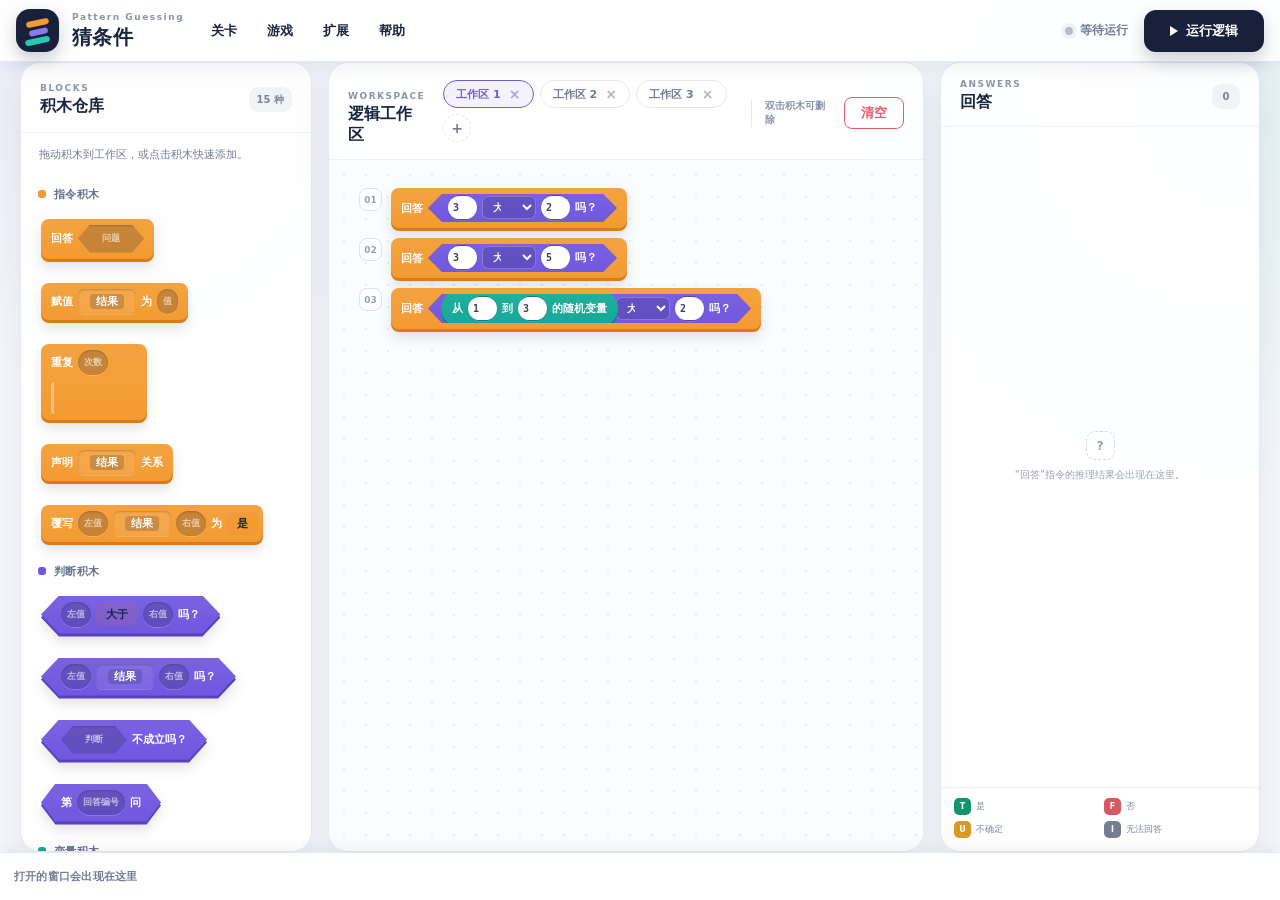
<file: index.html>
<!doctype html>
<html lang="zh-CN">
<head>
  <meta charset="utf-8">
  <meta name="viewport" content="width=device-width, initial-scale=1">
  <meta description="基于四值逻辑的解谜闯关游戏：推断每关隐藏的条件">
  <title>猜条件 · 解谜闯关</title>
  <link rel="stylesheet" href="styles.css">
</head>
<body>
  <div class="app-shell">
    <header class="menu-bar" role="menubar">
      <div class="brand">
        <span class="brand-mark" aria-hidden="true">
          <i></i><i></i><i></i>
        </span>
        <div>
          <p class="eyebrow">Pattern Guessing</p>
          <h1>猜条件</h1>
        </div>
      </div>

      <nav class="menu-bar-items" aria-label="主菜单">
        <div class="menu-item" data-menu="level">
          <button class="menu-trigger" type="button" aria-haspopup="true" aria-expanded="false">关卡</button>
          <ul class="menu-dropdown" role="menu" hidden>
            <li role="none"><button role="menuitem" data-window="level-picker" type="button">选关</button></li>
            <li role="none" class="menu-submenu">
              <button role="menuitem" aria-haspopup="true" type="button">提示</button>
              <ul class="menu-dropdown menu-dropdown-sub" role="menu" hidden>
                <li role="none"><button role="menuitem" data-action="load-example" type="button">载入示例</button></li>
                <li role="none"><button role="menuitem" data-window="level-hint" type="button">查看提示</button></li>
              </ul>
            </li>
            <li role="none"><button role="menuitem" data-window="checkpoint" type="button">通关检测</button></li>
            <li role="none"><button role="menuitem" data-window="level-editor" type="button">关卡编辑器</button></li>
          </ul>
        </div>

        <div class="menu-item" data-menu="game">
          <button class="menu-trigger" type="button" aria-haspopup="true" aria-expanded="false">游戏</button>
          <ul class="menu-dropdown" role="menu" hidden>
            <li role="none"><button role="menuitem" data-window="text-format" type="button">导入 / 导出</button></li>
            <li role="none"><button role="menuitem" data-window="variables" type="button">查看变量</button></li>
          </ul>
        </div>

        <div class="menu-item" data-menu="extension">
          <button class="menu-trigger" type="button" aria-haspopup="true" aria-expanded="false">扩展</button>
          <ul class="menu-dropdown" role="menu" hidden>
            <li role="none"><button role="menuitem" data-window="extensions-placeholder" type="button">暂无扩展</button></li>
          </ul>
        </div>

        <div class="menu-item" data-menu="help">
          <button class="menu-trigger" type="button" aria-haspopup="true" aria-expanded="false">帮助</button>
          <ul class="menu-dropdown" role="menu" hidden>
            <li role="none"><button role="menuitem" data-window="manual" type="button">积木手册</button></li>
          </ul>
        </div>
      </nav>

      <div class="menu-bar-spacer"></div>

      <div class="menu-bar-run">
        <span class="run-status" id="run-status" data-state="idle">
          <span class="status-dot"></span>
          <span>等待运行</span>
        </span>
        <button class="button button-run" id="run-button" type="button">
          <span class="play-icon" aria-hidden="true"></span>
          运行逻辑
        </button>
      </div>
    </header>

    <main class="editor-layout">
      <aside class="panel library-panel" aria-labelledby="library-heading">
        <div class="panel-heading library-heading">
          <div>
            <p class="section-kicker">BLOCKS</p>
            <h2 id="library-heading">积木仓库</h2>
          </div>
          <span class="count-badge">12 种</span>
        </div>
        <p class="library-tip">拖动积木到工作区，或点击积木快速添加。</p>
        <div id="block-library" class="block-library"></div>
      </aside>

      <div class="workspace-column">
        <section class="panel workspace-panel" aria-labelledby="workspace-heading">
          <div class="panel-heading workspace-heading">
            <div class="workspace-title">
              <div>
                <p class="section-kicker">WORKSPACE</p>
                <h2 id="workspace-heading">逻辑工作区</h2>
              </div>
              <div class="tab-bar" id="tab-bar" role="tablist" aria-label="工作区切换"></div>
            </div>
            <div class="workspace-meta">
              <span id="command-count" hidden>0 条指令</span>
              <span class="keyboard-hint">双击积木可删除</span>
              <button class="clear-button" id="clear-button" type="button" aria-label="清空工作区" title="清空工作区">清空</button>
            </div>
          </div>

          <div class="workspace-scroll">
            <div id="workspace" class="workspace" data-accept="command" tabindex="0" aria-label="指令投放区">
              <div class="workspace-grid" aria-hidden="true"></div>
              <div class="empty-workspace" id="empty-workspace">
                <div class="empty-illustration" aria-hidden="true">
                  <span class="ghost-block ghost-command"></span>
                  <span class="ghost-block ghost-predicate"></span>
                  <span class="ghost-block ghost-value"></span>
                </div>
                <h3>把第一块逻辑积木放在这里</h3>
                <p>从左侧拖入“赋值”或“回答”指令，开始搭建推理流程。</p>
                <button class="inline-action" id="empty-example-button" type="button">载入一个完整示例</button>
              </div>
              <div id="command-stack" class="command-stack" aria-live="polite"></div>
            </div>
          </div>

          <div class="trash-zone" id="trash-zone" aria-label="积木删除区">
            <span class="trash-icon" aria-hidden="true"></span>
            <span>拖到这里删除</span>
          </div>
        </section>
      </div>

      <aside class="panel answer-panel" aria-labelledby="answer-heading">
        <div class="panel-heading compact">
          <div>
            <p class="section-kicker">ANSWERS</p>
            <h2 id="answer-heading">回答</h2>
          </div>
          <span class="count-badge" id="result-count">0</span>
        </div>
        <div class="result-pane">
          <div class="result-list answer-list" id="answer-list" aria-live="polite">
            <div class="empty-small answer-empty">
              <span>?</span>
              <p>“回答”指令的推理结果会出现在这里。</p>
            </div>
          </div>
        </div>
        <div class="logic-legend" aria-label="四值逻辑图例">
          <span data-logic="T"><b>T</b> 是</span>
          <span data-logic="F"><b>F</b> 否</span>
          <span data-logic="U"><b>U</b> 不确定</span>
          <span data-logic="I"><b>I</b> 无法回答</span>
        </div>
      </aside>
    </main>

    <nav class="taskbar" id="taskbar" aria-label="已打开窗口"></nav>
  </div>

  <div class="window-host" id="window-host" aria-hidden="false"></div>

  <div class="toast" id="toast" role="status" aria-live="polite"></div>

  <script src="logic-engine.js"></script>
  <script src="data-bundle.js"></script>
  <script src="app.js"></script>
</body>
</html>
</file>
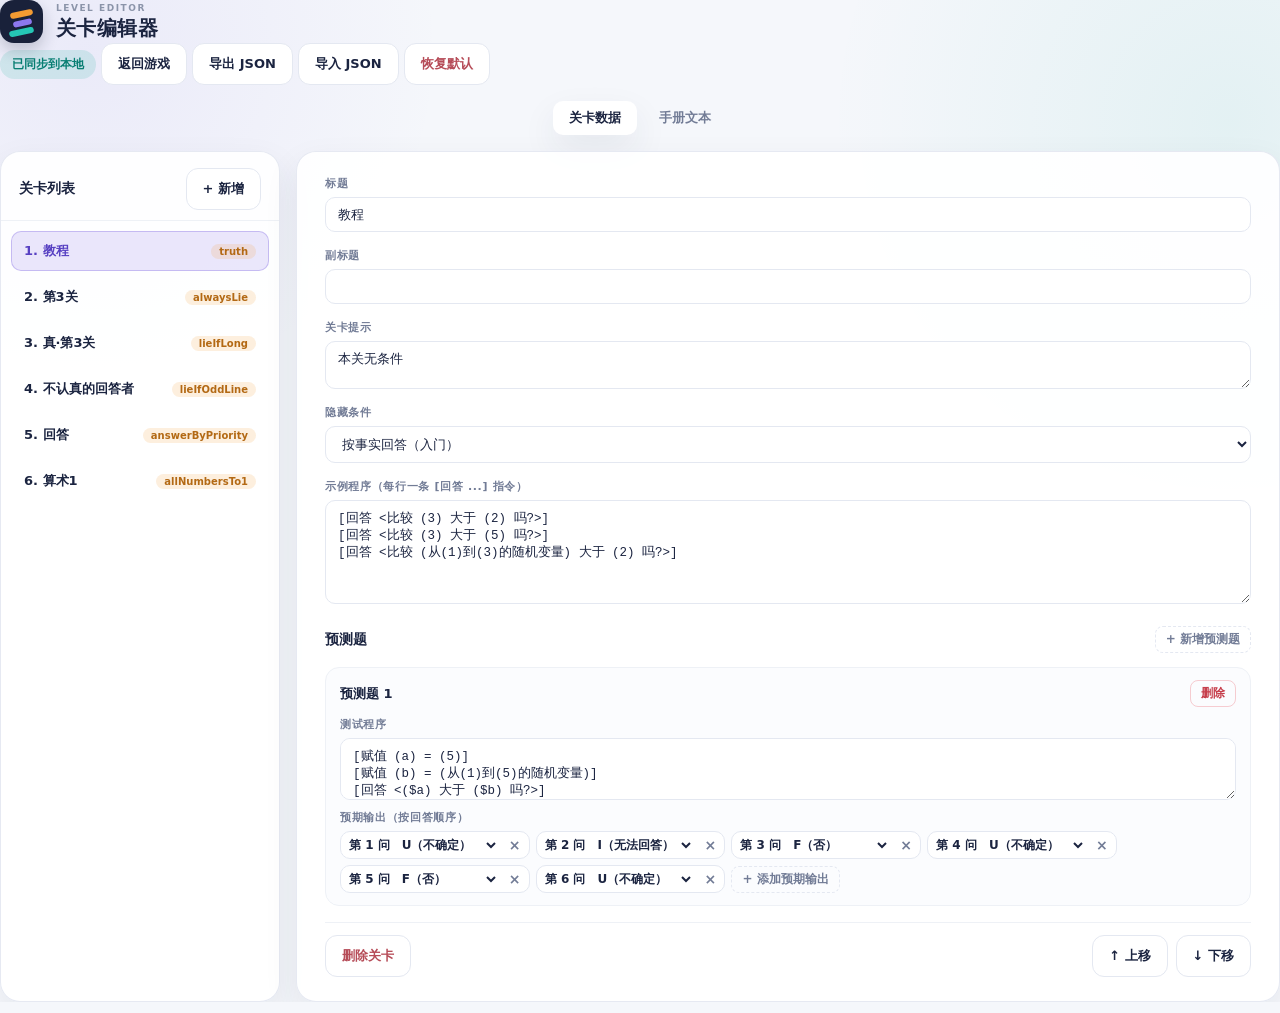
<file: level-editor.html>
<!doctype html>
<html lang="zh-CN">
<head>
  <meta charset="utf-8">
  <meta name="viewport" content="width=device-width, initial-scale=1">
  <meta name="description" content="猜条件 · 关卡编辑器">
  <title>关卡编辑器 · 猜条件</title>
  <link rel="stylesheet" href="styles.css">
  <link rel="stylesheet" href="level-editor.css">
</head>
<body>
  <div class="app-shell editor-shell">
    <header class="topbar editor-topbar">
      <div class="brand">
        <span class="brand-mark" aria-hidden="true">
          <i></i><i></i><i></i>
        </span>
        <div>
          <p class="eyebrow">LEVEL EDITOR</p>
          <h1>关卡编辑器</h1>
        </div>
      </div>

      <div class="topbar-actions">
        <span class="editor-status" id="editor-status" data-state="saved">已同步到本地</span>
        <button class="button button-ghost" id="back-button" type="button">返回游戏</button>
        <button class="button button-ghost" id="export-button" type="button">导出 JSON</button>
        <button class="button button-ghost" id="import-button" type="button">导入 JSON</button>
        <button class="button button-ghost danger" id="reset-button" type="button">恢复默认</button>
      </div>
    </header>

    <nav class="editor-tabs" aria-label="编辑区切换">
      <button class="editor-tab is-active" data-tab="levels" type="button">关卡数据</button>
      <button class="editor-tab" data-tab="manual" type="button">手册文本</button>
    </nav>

    <main class="editor-main">
      <section class="editor-pane" data-pane="levels">
        <aside class="editor-list">
          <header class="editor-list-head">
            <h2>关卡列表</h2>
            <button class="button button-ghost" id="add-level-button" type="button">+ 新增</button>
          </header>
          <div class="level-list" id="level-list"></div>
        </aside>

        <section class="editor-detail" id="level-detail" aria-live="polite">
          <div class="editor-empty">请选择左侧的关卡进行编辑。</div>
        </section>
      </section>

      <section class="editor-pane" data-pane="manual" hidden>
        <div class="manual-editor">
          <header class="manual-editor-head">
            <h2>手册文本（手册内容）</h2>
            <p>使用 Markdown 风格的标题（<code>#</code> 一级，<code>##</code> 二级）和占位符 <code>[block:answer]</code>、<code>[value:$名称]</code> 等。</p>
          </header>
          <textarea id="manual-textarea" class="manual-textarea" spellcheck="false" aria-label="手册编辑区"></textarea>
          <div class="manual-editor-actions">
            <span class="manual-editor-hint">修改即时保存。点击右上角“导出 JSON”可生成可分发的备份。</span>
          </div>
        </div>
      </section>
    </main>
  </div>

  <input type="file" id="import-file" hidden accept=".json,application/json">

  <script src="logic-engine.js"></script>
  <script src="data-bundle.js"></script>
  <script src="level-editor.js"></script>
</body>
</html>
</file>
<file: styles.css>
:root {
  color-scheme: light;
  --ink: #1b2440;
  --muted: #727c96;
  --line: #e4e8f1;
  --soft-line: #eef1f6;
  --canvas: #f5f7fb;
  --surface: #ffffff;
  --navy: #19213a;
  --command: #f39b32;
  --command-dark: #d97c18;
  --predicate: #7057df;
  --predicate-dark: #5740c2;
  --value: #12a997;
  --value-dark: #087e73;
  --danger: #e85c69;
  --shadow: 0 14px 34px rgba(35, 47, 78, 0.08);
  font-family: Inter, "PingFang SC", "Microsoft YaHei", system-ui, -apple-system, sans-serif;
}

* {
  box-sizing: border-box;
}

html,
body {
  min-width: 320px;
  min-height: 100%;
  margin: 0;
}

body {
  min-height: 100vh;
  color: var(--ink);
  background:
    radial-gradient(circle at 7% 5%, rgba(112, 87, 223, 0.08), transparent 22rem),
    radial-gradient(circle at 96% 12%, rgba(18, 169, 151, 0.08), transparent 25rem),
    var(--canvas);
}

button,
input,
select {
  font: inherit;
}

button {
  color: inherit;
}

button:focus-visible,
input:focus-visible,
[tabindex]:focus-visible {
  outline: 3px solid rgba(72, 105, 246, 0.28);
  outline-offset: 2px;
}

.app-shell {
  min-height: 100vh;
  display: flex;
  flex-direction: column;
  padding: 0;
}

.brand,
.menu-bar-actions,
.panel-heading,
.workspace-meta,
.block-category-title,
.logic-legend span,
.result-head {
  display: flex;
  align-items: center;
}

.brand {
  gap: 13px;
}

.brand h1,
.panel-heading h2,
.empty-workspace h3 {
  margin: 0;
}

.brand h1 {
  font-size: 20px;
  line-height: 1.2;
  letter-spacing: 0.02em;
}

.eyebrow,
.section-kicker {
  margin: 0 0 3px;
  color: #8b94a9;
  font-size: 9px;
  font-weight: 800;
  letter-spacing: 0.17em;
}

.brand-mark {
  position: relative;
  display: grid;
  width: 43px;
  height: 43px;
  place-items: center;
  overflow: hidden;
  border-radius: 14px;
  background: var(--navy);
  box-shadow: 0 7px 16px rgba(25, 33, 58, 0.22);
}

.brand-mark i {
  position: absolute;
  display: block;
  height: 6px;
  border-radius: 99px;
  transform: rotate(-12deg);
}

.brand-mark i:nth-child(1) {
  top: 11px;
  left: 10px;
  width: 23px;
  background: var(--command);
}

.brand-mark i:nth-child(2) {
  top: 20px;
  left: 13px;
  width: 19px;
  background: #8d78ef;
}

.brand-mark i:nth-child(3) {
  top: 29px;
  left: 9px;
  width: 25px;
  background: #25c7b5;
}

.button,
.inline-action {
  border: 0;
  cursor: pointer;
  transition: transform 160ms ease, box-shadow 160ms ease, background 160ms ease;
}

.button {
  min-height: 42px;
  padding: 0 16px;
  border-radius: 12px;
  font-size: 13px;
  font-weight: 750;
}

.button:hover,
.inline-action:hover {
  transform: translateY(-1px);
}

.button-ghost {
  border: 1px solid var(--line);
  background: #fff;
}

.button-ghost:hover {
  border-color: #cad1df;
  box-shadow: 0 5px 14px rgba(36, 47, 76, 0.08);
}

.button-ghost.danger {
  color: #b64c58;
}

.button-run {
  display: inline-flex;
  align-items: center;
  gap: 8px;
  min-width: 120px;
  justify-content: center;
  color: #fff;
  background: var(--navy);
  box-shadow: 0 8px 18px rgba(25, 33, 58, 0.22);
}

.button-run:hover {
  box-shadow: 0 10px 23px rgba(25, 33, 58, 0.3);
}

.button-run:active {
  transform: translateY(1px);
}

.play-icon {
  width: 0;
  height: 0;
  border-top: 5px solid transparent;
  border-bottom: 5px solid transparent;
  border-left: 8px solid currentColor;
}

.run-status {
  display: inline-flex;
  align-items: center;
  gap: 7px;
  margin-right: 4px;
  color: var(--muted);
  font-size: 12px;
  font-weight: 700;
}

.status-dot {
  width: 8px;
  height: 8px;
  border-radius: 50%;
  background: #b4bbca;
  box-shadow: 0 0 0 4px #f0f2f6;
}

.run-status[data-state="success"] .status-dot {
  background: #13a879;
  box-shadow: 0 0 0 4px #dff5ed;
}

.run-status[data-state="error"] .status-dot {
  background: var(--danger);
  box-shadow: 0 0 0 4px #fde9eb;
}

.editor-layout {
  display: grid;
  flex: 1 1 auto;
  min-height: 0;
  grid-template-columns: minmax(250px, 292px) minmax(500px, 1fr) minmax(260px, 320px);
  gap: 16px;
  max-width: 1720px;
  width: 100%;
  height: calc(100vh - 116px);
  min-height: 580px;
  margin: 0 auto;
  padding: 0 20px;
}

.panel {
  overflow: hidden;
  border: 1px solid rgba(228, 232, 241, 0.92);
  border-radius: 20px;
  background: rgba(255, 255, 255, 0.92);
  box-shadow: var(--shadow);
}

.panel-heading {
  min-height: 70px;
  justify-content: space-between;
  padding: 17px 19px 13px;
  border-bottom: 1px solid var(--soft-line);
}

.panel-heading.compact {
  min-height: 64px;
  padding-block: 14px 11px;
}

.panel-heading h2 {
  font-size: 16px;
  letter-spacing: -0.01em;
}

.count-badge {
  display: inline-grid;
  min-width: 28px;
  height: 25px;
  padding: 0 8px;
  place-items: center;
  border-radius: 9px;
  color: #7b849b;
  background: #f1f3f7;
  font-size: 10px;
  font-weight: 800;
}

.library-panel {
  display: flex;
  min-height: 0;
  flex-direction: column;
}

.library-tip {
  margin: 13px 18px 2px;
  color: var(--muted);
  font-size: 11px;
  line-height: 1.6;
}

.block-library {
  min-height: 0;
  padding: 7px 12px 24px;
  overflow-y: auto;
  scrollbar-width: thin;
  scrollbar-color: #d7dce7 transparent;
}

.block-category {
  margin-top: 14px;
}

.block-category-title {
  gap: 8px;
  margin: 0 5px 9px;
  color: #657089;
  font-size: 11px;
  font-weight: 800;
  letter-spacing: 0.04em;
}

.category-dot {
  width: 8px;
  height: 8px;
  border-radius: 3px;
  background: var(--category-color);
}

.template-list {
  display: grid;
  gap: 8px;
}

.template-card {
  position: relative;
  padding: 7px;
  border: 1px solid transparent;
  border-radius: 13px;
  cursor: grab;
  transition: background 150ms ease, border-color 150ms ease, transform 150ms ease;
  touch-action: none;
}

.template-card::after {
  content: "拖动";
  position: absolute;
  top: 50%;
  right: 10px;
  color: #a4abba;
  font-size: 9px;
  font-weight: 700;
  opacity: 0;
  transform: translateY(-50%);
  transition: opacity 150ms ease;
}

.template-card:hover {
  border-color: var(--line);
  background: #fafbfc;
  transform: translateX(2px);
}

.template-card:hover::after {
  opacity: 1;
}

.template-card:active {
  cursor: grabbing;
}

.template-card .logic-block {
  max-width: calc(100% - 28px);
  pointer-events: none;
}

.workspace-panel {
  position: relative;
  display: flex;
  min-height: 0;
  flex-direction: column;
}

.workspace-heading {
  flex: 0 0 auto;
}

.workspace-title {
  display: flex;
  align-items: flex-end;
  gap: 18px;
}

.tab-bar {
  display: flex;
  flex-wrap: wrap;
  gap: 6px;
  align-items: center;
  margin-bottom: 4px;
}

.tab-pill {
  display: inline-flex;
  align-items: center;
  gap: 6px;
  padding: 5px 10px 5px 12px;
  border: 1px solid var(--line, #dde2eb);
  border-radius: 999px;
  background: #fff;
  color: var(--muted, #6f788c);
  font-size: 11px;
  font-weight: 700;
  cursor: pointer;
  transition: border-color 120ms ease, color 120ms ease, background 120ms ease;
}

.tab-pill:hover {
  border-color: #b4c0d5;
  color: #3b465c;
}

.tab-pill.is-active {
  border-color: var(--accent, #6f5fd9);
  background: rgba(111, 95, 217, 0.08);
  color: var(--accent, #6f5fd9);
}

.tab-pill .tab-name {
  max-width: 110px;
  overflow: hidden;
  text-overflow: ellipsis;
  white-space: nowrap;
}

.tab-pill .tab-close {
  display: inline-flex;
  align-items: center;
  justify-content: center;
  width: 16px;
  height: 16px;
  border-radius: 999px;
  background: transparent;
  color: inherit;
  font-size: 14px;
  line-height: 1;
  cursor: pointer;
  opacity: 0.55;
}

.tab-pill .tab-close:hover {
  opacity: 1;
  background: rgba(0, 0, 0, 0.06);
}

.tab-add {
  display: inline-flex;
  align-items: center;
  justify-content: center;
  width: 28px;
  height: 28px;
  border: 1px dashed var(--line, #dde2eb);
  border-radius: 999px;
  background: transparent;
  color: var(--muted, #6f788c);
  font-size: 14px;
  font-weight: 700;
  cursor: pointer;
  transition: border-color 120ms ease, color 120ms ease;
}

.tab-add:hover {
  border-color: var(--accent, #6f5fd9);
  color: var(--accent, #6f5fd9);
}

.workspace-meta {
  gap: 13px;
  color: #8a93a8;
  font-size: 10px;
  font-weight: 700;
}

.keyboard-hint {
  padding-left: 13px;
  border-left: 1px solid var(--line);
}

.workspace-scroll {
  position: relative;
  min-height: 0;
  flex: 1;
  overflow: auto;
}

.workspace {
  position: relative;
  width: max-content;
  min-width: 100%;
  min-height: 100%;
  padding: 28px 30px 90px;
  overflow: visible;
  background: #fbfcfe;
}

.workspace-grid {
  position: absolute;
  inset: 0;
  pointer-events: none;
  background-image: radial-gradient(circle, #dce1eb 1px, transparent 1px);
  background-position: 4px 4px;
  background-size: 22px 22px;
  opacity: 0.62;
}

.workspace.is-drop-target {
  background: #f6f8ff;
}

.workspace-scroll.is-drop-target::after {
  content: "释放以添加到指令末尾";
  position: absolute;
  inset: 14px;
  z-index: 5;
  display: grid;
  place-items: center;
  border: 2px dashed #9aa8e9;
  border-radius: 15px;
  color: #6372c7;
  background: rgba(246, 248, 255, 0.76);
  font-size: 13px;
  font-weight: 800;
  pointer-events: none;
}

.empty-workspace {
  position: absolute;
  top: 50%;
  left: 50%;
  width: min(380px, calc(100% - 60px));
  color: var(--muted);
  text-align: center;
  transform: translate(-50%, -56%);
}

.workspace-scroll .empty-workspace {
  position: sticky;
  left: 0;
  right: 0;
  margin: 0 auto;
  width: min(380px, calc(100% - 60px));
  transform: translateY(-56%);
}

.empty-workspace[hidden] {
  display: none;
}

.empty-illustration {
  position: relative;
  width: 176px;
  height: 92px;
  margin: 0 auto 18px;
}

.ghost-block {
  position: absolute;
  display: block;
  opacity: 0.72;
  filter: saturate(0.8);
}

.ghost-command {
  top: 7px;
  left: 16px;
  width: 139px;
  height: 33px;
  border-radius: 8px;
  background: #ffe3be;
  transform: rotate(-4deg);
}

.ghost-predicate {
  top: 36px;
  left: 38px;
  width: 125px;
  height: 31px;
  background: #ddd6ff;
  clip-path: polygon(12px 0, calc(100% - 12px) 0, 100% 50%, calc(100% - 12px) 100%, 12px 100%, 0 50%);
  transform: rotate(4deg);
}

.ghost-value {
  top: 64px;
  left: 24px;
  width: 99px;
  height: 27px;
  border-radius: 99px;
  background: #bceee8;
  transform: rotate(-1deg);
}

.empty-workspace h3 {
  color: #48526a;
  font-size: 15px;
}

.empty-workspace p {
  max-width: 340px;
  margin: 7px auto 13px;
  font-size: 11px;
  line-height: 1.65;
}

.inline-action {
  padding: 7px 12px;
  border-radius: 9px;
  color: #5363bd;
  background: #eef0ff;
  font-size: 11px;
  font-weight: 800;
}

.command-stack {
  position: relative;
  z-index: 2;
  display: flex;
  flex-direction: column;
  align-items: flex-start;
  gap: 10px;
  width: max-content;
  max-width: 100%;
}

.command-stack.is-pending-empty {
  min-height: 64px;
  outline: 2px dashed #b34c58;
  outline-offset: 6px;
  border-radius: 14px;
  color: #b34c58;
  font-size: 10px;
  font-weight: 800;
  background-image: linear-gradient(135deg, rgba(255, 235, 235, 0.5) 0 6px, transparent 6px 12px);
  background-size: 12px 12px;
}

.command-entry {
  position: relative;
  display: flex;
  flex-wrap: nowrap;
  align-items: flex-start;
  gap: 9px;
  width: max-content;
  max-width: none;
}

.command-entry > .logic-block {
  flex: 0 1 auto;
  min-width: 0;
}

.command-index {
  display: grid;
  width: 23px;
  height: 23px;
  flex: 0 0 auto;
  place-items: center;
  border: 1px solid #dde2ec;
  border-radius: 8px;
  color: #98a0b1;
  background: rgba(255, 255, 255, 0.88);
  font-size: 9px;
  font-weight: 800;
}

.trash-zone {
  position: absolute;
  right: 18px;
  bottom: 16px;
  z-index: 10;
  display: flex;
  align-items: center;
  gap: 7px;
  padding: 8px 11px;
  border: 1px solid #e7e9ef;
  border-radius: 10px;
  color: #999fac;
  background: rgba(255, 255, 255, 0.92);
  font-size: 10px;
  font-weight: 700;
  opacity: 0;
  pointer-events: none;
  transform: translateY(6px);
  transition: opacity 150ms ease, transform 150ms ease, color 150ms ease, border 150ms ease;
}

body.is-dragging .trash-zone {
  opacity: 1;
  pointer-events: auto;
  transform: translateY(0);
}

.trash-zone.is-drop-target {
  border-color: #f2a9b0;
  color: #c64855;
  background: #fff2f3;
}

.block-library.is-drop-target {
  outline: 2px dashed #f2a9b0;
  outline-offset: -6px;
  background: #fff2f3;
  border-radius: 14px;
}

.trash-icon {
  position: relative;
  width: 12px;
  height: 13px;
  border: 2px solid currentColor;
  border-top: 0;
  border-radius: 1px 1px 3px 3px;
}

.trash-icon::before {
  content: "";
  position: absolute;
  top: -4px;
  left: -3px;
  width: 14px;
  border-top: 2px solid currentColor;
}

.answer-list {
  min-height: 0;
  padding: 12px;
  overflow: auto;
}

.answer-list {
  flex: 1;
}

.empty-small {
  display: grid;
  height: 100%;
  min-height: 90px;
  place-items: center;
  align-content: center;
  gap: 7px;
  color: #9aa2b4;
  text-align: center;
}

.empty-small > span {
  display: grid;
  width: 29px;
  height: 29px;
  place-items: center;
  border: 1px dashed #cfd5e0;
  border-radius: 9px;
  color: #8b95aa;
  font-family: ui-monospace, SFMono-Regular, Menlo, monospace;
  font-size: 13px;
  font-weight: 800;
}

.empty-small p {
  max-width: 210px;
  margin: 0;
  font-size: 10px;
  line-height: 1.6;
}

.result-card {
  margin-bottom: 9px;
  padding: 11px;
  border: 1px solid var(--result-line);
  border-left-width: 4px;
  border-radius: 12px;
  background: var(--result-bg);
}

.result-card[data-logic="T"] {
  --result-line: #62c6a3;
  --result-bg: #f0fbf7;
  --result-color: #087a58;
}

.result-card[data-logic="F"] {
  --result-line: #ee7781;
  --result-bg: #fff4f5;
  --result-color: #b73b48;
}

.result-card[data-logic="U"] {
  --result-line: #e8b853;
  --result-bg: #fff9eb;
  --result-color: #96650c;
}

.result-card[data-logic="I"] {
  --result-line: #929aab;
  --result-bg: #f5f6f8;
  --result-color: #555e73;
}

.result-head {
  gap: 7px;
}

.result-code {
  display: grid;
  width: 24px;
  height: 24px;
  place-items: center;
  border-radius: 8px;
  color: #fff;
  background: var(--result-color);
  font-size: 10px;
  font-weight: 900;
}

.result-title {
  color: var(--result-color);
  font-size: 11px;
  font-weight: 850;
}

.result-detail {
  margin: 7px 0 0 31px;
  color: #747d91;
  font-size: 9px;
  line-height: 1.5;
  overflow-wrap: anywhere;
}

.logic-legend {
  display: grid;
  grid-template-columns: repeat(2, 1fr);
  gap: 6px 8px;
  padding: 10px 13px 13px;
  border-top: 1px solid var(--soft-line);
  color: #7d8699;
  font-size: 9px;
}

.logic-legend span {
  gap: 5px;
}

.logic-legend b {
  display: grid;
  width: 17px;
  height: 17px;
  place-items: center;
  border-radius: 5px;
  color: #fff;
  font-size: 8px;
}

.logic-legend [data-logic="T"] b { background: #15946c; }
.logic-legend [data-logic="F"] b { background: #d95764; }
.logic-legend [data-logic="U"] b { background: #d89a24; }
.logic-legend [data-logic="I"] b { background: #747d91; }

.logic-block {
  --block-color: var(--command);
  --block-dark: var(--command-dark);
  position: relative;
  display: flex;
  min-height: 34px;
  flex-direction: column;
  align-items: flex-start;
  align-content: flex-start;
  gap: 7px;
  width: max-content;
  max-width: none;
  padding: 6px 10px;
  color: #fff;
  filter: drop-shadow(0 3px 0 var(--block-dark)) drop-shadow(0 6px 6px rgba(32, 38, 55, 0.12));
  cursor: grab;
  user-select: none;
  touch-action: none;
  transition: filter 140ms ease, opacity 140ms ease, transform 140ms ease;
}

.block-header {
  display: flex;
  flex-wrap: nowrap;
  align-items: center;
  align-content: center;
  gap: 5px;
  width: max-content;
  max-width: none;
  min-height: 22px;
  white-space: nowrap;
}

.scope-body {
  display: flex;
  flex-direction: column;
  align-items: flex-start;
  gap: 8px;
  width: max-content;
  max-width: none;
  min-width: 86px;
  min-height: 32px;
  padding: 6px 0 6px 22px;
  border-left: 3px solid rgba(255, 255, 255, 0.34);
  border-radius: 2px 0 0 2px;
}

.scope-entry {
  position: relative;
  display: flex;
  align-items: center;
  gap: 7px;
  width: max-content;
  max-width: none;
}

.scope-entry .command-index {
  width: 19px;
  height: 19px;
  font-size: 8px;
}

.scope-placeholder {
  align-self: stretch;
  padding: 5px 10px;
  border: 1px dashed rgba(255, 255, 255, 0.45);
  border-radius: 6px;
  color: rgba(255, 255, 255, 0.82);
  font-size: 9px;
  font-weight: 700;
  letter-spacing: 0.02em;
  text-align: center;
  white-space: nowrap;
  transition: background 130ms ease, border-color 130ms ease, color 130ms ease;
}

.scope-body.is-drop-target .scope-placeholder {
  background: rgba(255, 255, 255, 0.22);
  border-color: #fff;
  color: #fff;
}

.logic-block::before {
  content: "";
  position: absolute;
  inset: 0;
  z-index: -1;
  border-radius: 8px;
  background: linear-gradient(180deg, color-mix(in srgb, var(--block-color), white 7%), var(--block-color));
}

.logic-block:hover {
  filter: drop-shadow(0 3px 0 var(--block-dark)) drop-shadow(0 8px 8px rgba(32, 38, 55, 0.17));
}

.logic-block:active {
  cursor: grabbing;
}

.logic-block.tone-command {
  --block-color: var(--command);
  --block-dark: var(--command-dark);
}

.logic-block.tone-predicate {
  --block-color: var(--predicate);
  --block-dark: var(--predicate-dark);
}

.logic-block.tone-value {
  --block-color: var(--value);
  --block-dark: var(--value-dark);
}

.logic-block.shape-predicate {
  min-height: 38px;
  padding-right: 20px;
  padding-left: 20px;
}

.logic-block.shape-predicate::before {
  border-radius: 0;
  --predicate-wedge: clamp(14px, 12%, 18px);
  clip-path: polygon(
    var(--predicate-wedge) 0,
    calc(100% - var(--predicate-wedge)) 0,
    100% 50%,
    calc(100% - var(--predicate-wedge)) 100%,
    var(--predicate-wedge) 100%,
    0 50%
  );
}

.logic-block.shape-value {
  min-height: 32px;
  border-radius: 999px;
  padding-inline: 11px;
}

.logic-block.shape-value::before {
  border-radius: 999px;
}

.block-label {
  position: relative;
  z-index: 1;
  font-size: 11px;
  font-weight: 800;
  line-height: 1;
  white-space: nowrap;
}

.block-select {
  max-width: 54px;
  min-height: 23px;
  padding: 0 18px 0 6px;
  border: 1px solid rgba(255, 255, 255, 0.24);
  border-radius: 6px;
  color: #fff;
  background: rgba(20, 25, 50, 0.18);
  font-size: 10px;
  font-weight: 850;
  cursor: pointer;
}

.block-select option {
  color: var(--ink);
  background: #fff;
}

.variable-name-input {
  width: 70px;
  height: 23px;
  padding: 0 7px;
  border: 1px solid rgba(255, 255, 255, 0.38);
  border-radius: 6px;
  outline: 0;
  color: #fff;
  background: rgba(255, 255, 255, 0.16);
  font-size: 10px;
  font-weight: 750;
}

.variable-name-input::placeholder {
  color: rgba(255, 255, 255, 0.72);
}

.slot {
  position: relative;
  z-index: 1;
  display: inline-flex;
  min-width: 58px;
  min-height: 25px;
  align-items: center;
  justify-content: center;
  color: rgba(255, 255, 255, 0.92);
  background: rgba(20, 25, 50, 0.2);
  box-shadow: inset 0 1px 2px rgba(22, 29, 49, 0.24), 0 1px 0 rgba(255, 255, 255, 0.18);
  transition: background 130ms ease, box-shadow 130ms ease, transform 130ms ease;
}

.slot[data-accept="value"] {
  min-width: 0;
  padding: 0;
  border-radius: 999px;
  max-width: none;
}

.slot[data-accept="value"] {
  border-radius: 999px;
}

.slot[data-accept="predicate"] {
  min-width: 66px;
  min-height: 28px;
  padding-inline: 10px;
  --predicate-wedge: clamp(10px, 18%, 14px);
  clip-path: polygon(
    var(--predicate-wedge) 0,
    calc(100% - var(--predicate-wedge)) 0,
    100% 50%,
    calc(100% - var(--predicate-wedge)) 100%,
    var(--predicate-wedge) 100%,
    0 50%
  );
}

.slot.is-compatible {
  background: rgba(255, 255, 255, 0.33);
  box-shadow: 0 0 0 2px #fff, 0 0 0 4px rgba(255, 255, 255, 0.4);
  transform: scale(1.04);
}

.slot.is-incompatible {
  opacity: 0.45;
}

.slot > .logic-block {
  margin: -5px -7px;
  filter: drop-shadow(0 2px 0 var(--block-dark));
}

.slot[data-accept="predicate"] > .logic-block {
  margin: -5px -10px;
}

.slot > .logic-block.shape-predicate::before {
  --predicate-wedge: clamp(10px, 18%, 14px);
}

.slot-input {
  box-sizing: content-box;
  width: auto;
  min-width: 12px;
  max-width: 100%;
  height: 23px;
  padding: 0 5px;
  border: 0;
  outline: 0;
  border-radius: 999px;
  color: #3a4359;
  background: #fff;
  font-family: ui-monospace, SFMono-Regular, Menlo, Consolas, monospace;
  font-size: 10px;
  font-weight: 700;
  box-shadow: 0 1px 2px rgba(28, 34, 55, 0.2);
}

.slot-input.size-fill {
  width: var(--slot-input-width, 52px);
}

.slot-input::placeholder {
  color: #a2a8b5;
  font-family: Inter, "PingFang SC", "Microsoft YaHei", sans-serif;
  font-weight: 600;
}

.slot-placeholder {
  padding: 0 6px;
  font-size: 9px;
  font-weight: 750;
  opacity: 0.65;
  white-space: nowrap;
}

.slot-preview-atom {
  padding: 4px 10px;
  font-size: 12px;
  font-weight: 700;
  color: var(--ink);
  border-radius: 6px;
  background: rgba(72, 105, 246, 0.06);
  white-space: nowrap;
}

.slot-preview-operator {
  padding: 4px 10px;
  font-size: 11px;
  font-weight: 700;
  color: var(--ink);
  border-radius: 6px;
  background: rgba(231, 121, 36, 0.1);
  white-space: nowrap;
  letter-spacing: 0.02em;
}

.slot-name-preview {
  padding: 4px 8px;
  border-radius: 6px;
  background: rgba(255, 255, 255, 0.08);
}

.slot-name-preview .block-label {
  font-size: 11px;
  font-weight: 700;
  color: rgba(255, 255, 255, 0.78);
}

.slot-name-preview .block-label.has-name {
  color: #fff;
  background: rgba(20, 25, 50, 0.18);
  padding: 2px 6px;
  border-radius: 4px;
}

.logic-block.is-drag-source {
  opacity: 0.25;
}

.drag-ghost {
  position: fixed;
  z-index: 9999;
  pointer-events: none;
  opacity: 0.9;
  transform: rotate(2deg) scale(1.02);
}

.toast {
  position: fixed;
  left: 50%;
  bottom: 24px;
  z-index: 10000;
  max-width: calc(100vw - 32px);
  padding: 10px 15px;
  border-radius: 10px;
  color: #fff;
  background: #242d48;
  box-shadow: 0 10px 28px rgba(25, 33, 58, 0.28);
  font-size: 11px;
  font-weight: 750;
  opacity: 0;
  pointer-events: none;
  transform: translate(-50%, 10px);
  transition: opacity 180ms ease, transform 180ms ease;
}

.toast.is-visible {
  opacity: 1;
  transform: translate(-50%, 0);
}

.text-modal {
  position: fixed;
  inset: 0;
  z-index: 10001;
  display: grid;
  place-items: center;
}

.text-modal[hidden] {
  display: none;
}

.text-modal-backdrop {
  position: absolute;
  inset: 0;
  background: rgba(15, 22, 45, 0.46);
  backdrop-filter: blur(4px);
}

.text-modal-content {
  position: relative;
  z-index: 1;
  display: flex;
  width: min(740px, 92vw);
  max-height: 86vh;
  flex-direction: column;
  padding: 18px 22px 16px;
  border-radius: 16px;
  background: #fff;
  box-shadow: 0 24px 64px rgba(15, 22, 45, 0.32);
}

.text-modal-head {
  display: flex;
  align-items: flex-start;
  justify-content: space-between;
  margin-bottom: 10px;
}

.text-modal-head h2 {
  margin: 0;
  font-size: 17px;
  letter-spacing: -0.01em;
}

.text-modal-head .section-kicker {
  margin: 0 0 3px;
}

.icon-button {
  display: grid;
  width: 30px;
  height: 30px;
  flex: 0 0 auto;
  place-items: center;
  border: 0;
  border-radius: 8px;
  background: transparent;
  color: var(--muted);
  cursor: pointer;
  font-size: 20px;
  line-height: 1;
  transition: background 130ms ease, color 130ms ease;
}

.icon-button:hover {
  background: #eef0f6;
  color: var(--ink);
}

.clear-button {
  display: inline-flex;
  flex: 0 0 auto;
  align-items: center;
  justify-content: center;
  height: 32px;
  padding: 0 16px;
  border: 1.5px solid var(--danger);
  border-radius: 8px;
  background: #fff;
  color: var(--danger);
  cursor: pointer;
  font-size: 13px;
  font-weight: 700;
  white-space: nowrap;
  transition: background 130ms ease, color 130ms ease;
}

.clear-button:hover {
  background: var(--danger);
  color: #fff;
}

.clear-button:disabled {
  opacity: 0.45;
  cursor: not-allowed;
}

.clear-button:disabled:hover {
  background: #fff;
  color: var(--danger);
}

.text-modal-tip {
  margin: 0 0 10px;
  color: var(--muted);
  font-size: 11px;
  line-height: 1.7;
}

.text-modal-tip code {
  padding: 1px 5px;
  border-radius: 4px;
  background: #eef0f6;
  color: #384160;
  font-family: ui-monospace, SFMono-Regular, Menlo, Consolas, monospace;
  font-size: 10px;
}

.text-input {
  box-sizing: border-box;
  flex: 1;
  min-height: 220px;
  max-height: 50vh;
  padding: 12px 14px;
  border: 1px solid var(--line);
  border-radius: 10px;
  background: #f6f7fb;
  color: var(--ink);
  font-family: ui-monospace, SFMono-Regular, Menlo, Consolas, monospace;
  font-size: 12px;
  line-height: 1.6;
  resize: vertical;
  outline: none;
  transition: border-color 130ms ease, box-shadow 130ms ease;
}

.text-input:focus-visible {
  border-color: rgba(72, 105, 246, 0.45);
  box-shadow: 0 0 0 3px rgba(72, 105, 246, 0.18);
}

.text-modal-errors {
  min-height: 0;
  max-height: 130px;
  margin-top: 10px;
  overflow: auto;
}

.text-modal-errors:empty {
  display: none;
}

.text-modal-error {
  padding: 7px 10px;
  border-left: 3px solid var(--danger);
  border-radius: 7px;
  background: #fff4f5;
  color: #b73b48;
  font-size: 11px;
  line-height: 1.5;
  margin-bottom: 4px;
}

.text-modal-foot {
  display: flex;
  align-items: center;
  gap: 8px;
  margin-top: 14px;
}

.text-modal-spacer {
  flex: 1;
}

@media (max-width: 1180px) {
  .editor-layout {
    grid-template-columns: 240px minmax(450px, 1fr) minmax(220px, 280px);
    height: auto;
  }

  .library-panel,
  .workspace-panel {
    height: 650px;
  }
}

@media (max-width: 900px) {
  .editor-layout {
    grid-template-columns: minmax(0, 1fr) minmax(0, 1.4fr);
    height: auto;
  }

  .answer-panel {
    grid-column: 1 / -1;
  }
}

@media (max-width: 790px) {
  .app-shell {
    padding: 0;
  }

  .menu-bar {
    padding: 8px 10px;
    flex-wrap: wrap;
    gap: 8px;
  }

  .menu-bar-run {
    width: 100%;
    justify-content: space-between;
  }

  .brand-mark {
    width: 38px;
    height: 38px;
  }

  .run-status,
  .button-ghost {
    display: none;
  }

  .button-run {
    min-width: auto;
    min-height: 39px;
    padding: 0 13px;
  }

  .editor-layout {
    display: flex;
    min-height: 0;
    flex-direction: column;
    gap: 10px;
    padding: 10px;
    height: auto;
  }

  .library-panel,
  .workspace-panel {
    height: auto;
  }

  .block-library {
    display: flex;
    gap: 10px;
    overflow-x: auto;
  }

  .block-category {
    min-width: 235px;
    margin-top: 8px;
  }

  .workspace-panel {
    min-height: 560px;
  }

  .workspace-meta .keyboard-hint {
    display: none;
  }

  .workspace {
    min-height: 480px;
    padding: 22px 17px 80px;
  }

  .answer-panel {
    height: 280px;
  }
}

@media (max-width: 480px) {
  .brand .eyebrow {
    display: none;
  }

  .brand h1 {
    font-size: 17px;
  }

  .button-run {
    font-size: 12px;
  }

  .panel,
  .menu-bar {
    border-radius: 16px;
  }

  .panel-heading {
    padding-inline: 15px;
  }

  .empty-workspace {
    width: calc(100% - 28px);
  }
}

@media (prefers-reduced-motion: reduce) {
  *,
  *::before,
  *::after {
    scroll-behavior: auto !important;
    transition-duration: 0.01ms !important;
    animation-duration: 0.01ms !important;
    animation-iteration-count: 1 !important;
  }
}

/* ===== 猜条件 · 解谜闯关 ===== */

.workspace-column {
  display: flex;
  flex-direction: column;
  gap: 16px;
  min-height: 0;
}

.workspace-column .workspace-panel {
  flex: 1 1 50%;
  min-height: 280px;
}

.tests-modal[hidden] {
  display: none;
}

.is-active {
  background: var(--predicate);
  color: #fff;
  border-color: var(--predicate);
}

.level-selector {
  display: flex;
  align-items: center;
  gap: 14px;
  margin: 0 auto;
  padding: 4px 14px;
  flex-wrap: wrap;
  justify-content: center;
}

.level-label {
  font-size: 10px;
  font-weight: 800;
  letter-spacing: 0.12em;
  color: var(--muted);
}

.level-select-wrap {
  position: relative;
  display: inline-flex;
  align-items: center;
  gap: 10px;
}

.level-select {
  appearance: none;
  -webkit-appearance: none;
  padding: 9px 36px 9px 14px;
  border-radius: 12px;
  border: 1px solid var(--line);
  background: #fff
    linear-gradient(45deg, transparent 50%, var(--muted) 50%, var(--muted) 56%, transparent 56%),
    linear-gradient(135deg, transparent 50%, var(--muted) 50%, var(--muted) 56%, transparent 56%);
  background-position: calc(100% - 18px) 16px, calc(100% - 12px) 16px;
  background-size: 6px 6px, 6px 6px;
  background-repeat: no-repeat;
  font-size: 13px;
  font-weight: 600;
  color: var(--ink);
  cursor: pointer;
  min-width: 220px;
}

.level-select:focus-visible {
  outline: 3px solid rgba(72, 105, 246, 0.28);
  outline-offset: 2px;
}

.level-progress {
  display: inline-flex;
  align-items: center;
  gap: 6px;
  padding: 4px 10px;
  border-radius: 999px;
  font-size: 11px;
  font-weight: 700;
}

.level-progress[data-state="passed"] {
  background: rgba(18, 169, 151, 0.14);
  color: #087e73;
}

.level-progress[data-state="locked"] {
  background: rgba(232, 92, 105, 0.14);
  color: #c63e4b;
}

.level-hint {
  flex-basis: 100%;
  margin: 6px 0 0;
  text-align: center;
  color: var(--muted);
  font-size: 12px;
  line-height: 1.6;
}

.help-button {
  width: 32px;
  height: 32px;
  border-radius: 50%;
  border: 1px solid var(--line);
  background: #fff;
  color: var(--predicate);
  font-size: 15px;
  font-weight: 800;
  cursor: pointer;
  display: inline-grid;
  place-items: center;
  margin-right: 4px;
  transition: transform 0.16s ease, box-shadow 0.16s ease;
}

.help-button:hover {
  transform: translateY(-1px);
  box-shadow: 0 6px 16px rgba(112, 87, 223, 0.18);
}

/* Prediction rows inside the workspace (test mode) */
.command-entry--prediction {
  display: flex;
  align-items: center;
  flex-wrap: wrap;
  gap: 12px;
  padding: 6px 14px 10px 56px;
  background: rgba(112, 87, 223, 0.04);
  border: 1px dashed rgba(112, 87, 223, 0.28);
  border-radius: 10px;
  margin: 4px 0 8px;
}

.test-prediction-label {
  font-size: 12px;
  color: var(--ink);
  font-weight: 700;
  letter-spacing: 0.02em;
}

.choice-group {
  display: inline-flex;
  gap: 6px;
  padding: 4px;
  border-radius: 12px;
  background: #fff;
  border: 1px solid var(--soft-line);
}

.choice-btn {
  appearance: none;
  border: 0;
  background: transparent;
  padding: 6px 12px;
  border-radius: 8px;
  font-size: 12px;
  font-weight: 700;
  color: var(--muted);
  cursor: pointer;
  display: inline-flex;
  align-items: center;
  gap: 4px;
  transition: background 0.16s ease, color 0.16s ease;
}

.choice-btn b {
  font-size: 13px;
  color: var(--ink);
}

.choice-btn:hover {
  background: rgba(72, 105, 246, 0.08);
  color: var(--ink);
}

.choice-btn.is-selected {
  background: var(--predicate);
  color: #fff;
}

.choice-btn.is-selected b {
  color: #fff;
}

/* Disabled buttons (workspace mutators in test mode) */
.is-disabled {
  opacity: 0.55;
  cursor: not-allowed;
  pointer-events: none;
}

/* Result modal (only overall pass/fail) */
.tests-modal {
  position: fixed;
  inset: 0;
  z-index: 80;
  display: grid;
  place-items: center;
  padding: 32px;
}

.tests-modal-backdrop {
  position: absolute;
  inset: 0;
  background: rgba(15, 23, 42, 0.45);
  backdrop-filter: blur(4px);
}

.tests-modal-content {
  position: relative;
  width: min(520px, 100%);
  max-height: 86vh;
  display: flex;
  flex-direction: column;
  border-radius: 22px;
  background: var(--surface);
  box-shadow: 0 28px 70px rgba(15, 23, 42, 0.28);
  overflow: hidden;
}

.tests-modal-head {
  display: flex;
  align-items: center;
  justify-content: space-between;
  padding: 22px 26px 14px;
  border-bottom: 1px solid var(--soft-line);
}

.tests-modal-content h2 {
  font-size: 19px;
  margin-top: 4px;
}

.tests-modal-summary {
  margin: 18px 26px 18px;
  font-size: 14px;
  font-weight: 700;
  line-height: 1.5;
}

.tests-modal-summary[data-state="passed"] {
  color: #087e73;
}

.tests-modal-summary[data-state="failed"] {
  color: #c63e4b;
}

.tests-modal-foot {
  display: flex;
  align-items: center;
  padding: 16px 26px 22px;
  border-top: 1px solid var(--soft-line);
}

.text-modal-spacer {
  flex: 1;
}

/* Manual modal */
.manual-modal {
  position: fixed;
  inset: 0;
  z-index: 70;
  display: grid;
  place-items: center;
  padding: 32px;
}

.manual-modal[hidden] {
  display: none;
}

.manual-modal-backdrop {
  position: absolute;
  inset: 0;
  background: rgba(15, 23, 42, 0.45);
  backdrop-filter: blur(4px);
}

.manual-modal-content {
  position: relative;
  width: min(880px, 100%);
  max-height: 86vh;
  display: flex;
  flex-direction: column;
  border-radius: 22px;
  background: var(--surface);
  box-shadow: 0 28px 70px rgba(15, 23, 42, 0.28);
  overflow: hidden;
}

.manual-modal-head {
  display: flex;
  align-items: center;
  justify-content: space-between;
  padding: 18px 22px 14px;
  border-bottom: 1px solid var(--soft-line);
}

.manual-modal-head h2 {
  margin: 0;
  font-size: 18px;
}

.manual-modal-body {
  padding: 22px 26px 28px;
  overflow: auto;
  line-height: 1.75;
  color: var(--ink);
  font-size: 14px;
}

.manual-modal-body h1 {
  margin: 4px 0 14px;
  font-size: 22px;
  letter-spacing: -0.01em;
}

.manual-modal-body h2 {
  margin: 22px 0 10px;
  font-size: 16px;
  letter-spacing: -0.01em;
}

.manual-modal-body p {
  margin: 8px 0;
}

.manual-modal-body code {
  padding: 2px 6px;
  border-radius: 6px;
  background: rgba(112, 87, 223, 0.1);
  color: var(--predicate-dark);
  font-family: "JetBrains Mono", "Fira Code", Consolas, monospace;
  font-size: 12.5px;
}

.manual-modal-body .manual-block {
  display: inline-flex;
  align-items: center;
  vertical-align: middle;
  margin: 0 4px;
}

.manual-modal-body .manual-value {
  display: inline-flex;
  align-items: center;
  padding: 3px 9px;
  border-radius: 999px;
  background: rgba(18, 169, 151, 0.13);
  color: var(--value-dark);
  font-family: "JetBrains Mono", "Fira Code", Consolas, monospace;
  font-size: 12px;
  margin: 0 2px;
}

.manual-modal-body .manual-rule {
  border: 1px solid var(--soft-line);
  background: #fbfcfe;
  border-radius: 14px;
  padding: 10px 14px;
  margin: 6px 0;
}

.manual-modal-body strong {
  color: var(--ink);
  font-weight: 800;
}

/* ===== Menu bar (top-level) ===== */
.menu-bar {
  position: relative;
  z-index: 50;
  display: flex;
  align-items: center;
  flex: 0 0 auto;
  gap: 14px;
  width: 100%;
  padding: 9px 16px;
  border-bottom: 1px solid var(--line);
  background: rgba(255, 255, 255, 0.94);
  box-shadow: 0 6px 18px rgba(28, 36, 60, 0.06);
  backdrop-filter: blur(14px);
}

.menu-bar .brand {
  flex: 0 0 auto;
}

.menu-bar-items {
  display: flex;
  align-items: center;
  flex: 0 0 auto;
  gap: 4px;
}

.menu-bar-spacer {
  flex: 1 1 auto;
}

.menu-bar-run {
  display: flex;
  align-items: center;
  flex: 0 0 auto;
  gap: 12px;
}

.menu-item {
  position: relative;
}

.menu-trigger {
  border: 0;
  background: transparent;
  color: var(--ink);
  padding: 7px 13px;
  border-radius: 9px;
  font-size: 13px;
  font-weight: 700;
  cursor: pointer;
  transition: background 130ms ease, color 130ms ease;
}

.menu-trigger:hover,
.menu-trigger.is-active {
  background: rgba(72, 105, 246, 0.1);
  color: var(--predicate-dark);
}

.menu-dropdown {
  position: absolute;
  top: calc(100% + 6px);
  left: 0;
  z-index: 60;
  min-width: 168px;
  margin: 0;
  padding: 5px;
  list-style: none;
  border: 1px solid var(--line);
  border-radius: 12px;
  background: #fff;
  box-shadow: 0 16px 40px rgba(20, 28, 50, 0.18);
}

.menu-dropdown[hidden] {
  display: none !important;
}

.menu-dropdown li {
  position: relative;
}

.menu-dropdown button {
  display: flex;
  align-items: center;
  justify-content: space-between;
  gap: 12px;
  width: 100%;
  padding: 8px 12px;
  border: 0;
  background: transparent;
  border-radius: 8px;
  color: var(--ink);
  font-size: 12px;
  font-weight: 650;
  text-align: left;
  cursor: pointer;
  transition: background 120ms ease, color 120ms ease;
}

.menu-dropdown button::after {
  content: "";
  width: 6px;
  height: 6px;
  border-right: 2px solid var(--muted);
  border-bottom: 2px solid var(--muted);
  transform: rotate(-45deg);
  opacity: 0;
}

.menu-dropdown .menu-submenu > button::after {
  opacity: 0.6;
  transform: rotate(-135deg);
}

.menu-dropdown button:hover,
.menu-dropdown button.is-active {
  background: rgba(72, 105, 246, 0.1);
  color: var(--predicate-dark);
}

.menu-dropdown .menu-submenu .menu-dropdown {
  top: -5px;
  left: calc(100% + 6px);
}

/* ===== Window host ===== */
.window-host {
  position: fixed;
  inset: 0;
  z-index: 200;
  pointer-events: none;
}

.window {
  position: absolute;
  display: flex;
  flex-direction: column;
  min-width: 320px;
  min-height: 220px;
  pointer-events: auto;
  border: 1px solid var(--line);
  border-radius: 14px;
  background: var(--surface);
  box-shadow: 0 24px 60px rgba(15, 23, 42, 0.28);
  overflow: hidden;
  transition: box-shadow 160ms ease;
}

.window.is-focused {
  box-shadow: 0 28px 70px rgba(15, 23, 42, 0.34);
}

.window.is-minimized {
  display: none;
}

.window.is-maximized {
  top: 0 !important;
  left: 0 !important;
  width: 100% !important;
  height: calc(100% - 56px) !important;
  border-radius: 0;
}

.window-header {
  display: flex;
  align-items: center;
  gap: 10px;
  flex: 0 0 auto;
  padding: 9px 12px;
  border-bottom: 1px solid var(--soft-line);
  background: linear-gradient(180deg, rgba(72, 105, 246, 0.06), transparent);
  user-select: none;
  cursor: grab;
}

.window-header:active {
  cursor: grabbing;
}

.window.is-focused .window-header {
  background: linear-gradient(180deg, rgba(72, 105, 246, 0.14), rgba(72, 105, 246, 0.04));
}

.window-title {
  display: flex;
  align-items: center;
  gap: 7px;
  min-width: 0;
  flex: 1 1 auto;
  font-size: 12px;
  font-weight: 800;
  color: var(--ink);
}

.window-title-icon {
  display: grid;
  width: 18px;
  height: 18px;
  place-items: center;
  border-radius: 5px;
  background: rgba(72, 105, 246, 0.16);
  color: var(--predicate-dark);
  font-size: 11px;
  font-weight: 900;
  flex: 0 0 auto;
}

.window-title-text {
  overflow: hidden;
  text-overflow: ellipsis;
  white-space: nowrap;
}

.window-controls {
  display: flex;
  align-items: center;
  gap: 4px;
}

.window-control {
  display: grid;
  width: 26px;
  height: 24px;
  place-items: center;
  border: 0;
  background: transparent;
  border-radius: 6px;
  color: var(--muted);
  cursor: pointer;
  font-size: 14px;
  line-height: 1;
  transition: background 120ms ease, color 120ms ease;
}

.window-control:hover {
  background: rgba(0, 0, 0, 0.08);
  color: var(--ink);
}

.window-control.window-close:hover {
  background: #e85c69;
  color: #fff;
}

.window-body {
  flex: 1 1 auto;
  min-height: 0;
  overflow: auto;
  padding: 16px 20px;
}

.window.is-resizing {
  user-select: none;
}

.window-resize {
  position: absolute;
  right: 0;
  bottom: 0;
  width: 14px;
  height: 14px;
  cursor: nwse-resize;
}

.window.is-maximized .window-resize {
  display: none;
}

/* ===== Taskbar ===== */
.taskbar {
  position: relative;
  z-index: 40;
  display: flex;
  align-items: center;
  gap: 6px;
  flex: 0 0 auto;
  height: 48px;
  padding: 0 14px;
  border-top: 1px solid var(--line);
  background: rgba(255, 255, 255, 0.94);
  box-shadow: 0 -4px 14px rgba(28, 36, 60, 0.05);
}

.taskbar:empty::before {
  content: "打开的窗口会出现在这里";
  color: var(--muted);
  font-size: 11px;
  font-weight: 650;
  letter-spacing: 0.02em;
}

.taskbar-item {
  display: inline-flex;
  align-items: center;
  gap: 7px;
  min-width: 0;
  max-width: 200px;
  padding: 5px 10px;
  border: 1px solid transparent;
  border-radius: 8px;
  background: transparent;
  color: var(--muted);
  font-size: 11px;
  font-weight: 700;
  cursor: pointer;
  transition: background 130ms ease, color 130ms ease, border-color 130ms ease;
}

.taskbar-item:hover {
  background: rgba(72, 105, 246, 0.08);
  color: var(--ink);
}

.taskbar-item.is-active {
  background: rgba(72, 105, 246, 0.16);
  border-color: rgba(72, 105, 246, 0.32);
  color: var(--predicate-dark);
}

.taskbar-item-icon {
  display: grid;
  width: 18px;
  height: 18px;
  place-items: center;
  border-radius: 5px;
  background: rgba(72, 105, 246, 0.18);
  color: var(--predicate-dark);
  font-size: 10px;
  font-weight: 900;
  flex: 0 0 auto;
}

.taskbar-item-label {
  overflow: hidden;
  text-overflow: ellipsis;
  white-space: nowrap;
}

/* ===== Standalone answer panel ===== */
.answer-panel {
  display: flex;
  min-height: 0;
  flex-direction: column;
}

.result-pane {
  display: flex;
  min-height: 0;
  flex: 1;
  flex-direction: column;
}

.result-pane[hidden] {
  display: none;
}

/* ===== Window content reuses existing classes ===== */
.window .manual-modal-body,
.window .tests-modal-content {
  width: 100%;
  max-height: none;
  border-radius: 0;
  box-shadow: none;
}

.window .tests-modal-head {
  border-bottom: 1px solid var(--soft-line);
}

.window .manual-modal-head {
  border-bottom: 1px solid var(--soft-line);
}

.window .manual-modal-body {
  padding: 20px 24px 24px;
}

.window-body--padded {
  padding: 0;
}

.window-body--col {
  display: flex;
  flex-direction: column;
  overflow: hidden;
}

/* ===== Checkpoint input window (per-question prediction) ===== */
.checkpoint-program {
  display: flex;
  flex-direction: column;
  gap: 8px;
  padding: 16px 18px 12px;
  overflow: auto;
  flex: 0 1 auto;
  max-height: 56%;
  min-height: 80px;
  background: #fbfcfe;
  border-bottom: 1px solid var(--line);
}

.checkpoint-program .command-entry--readonly {
  border: 1px solid var(--line);
  border-radius: 10px;
  background: #fff;
  padding: 8px 10px;
}

.checkpoint-program .command-entry--readonly .command-index {
  background: #eef0f6;
  border-radius: 6px;
}

.checkpoint-divider {
  padding: 8px 18px 0;
  font-size: 12px;
  font-weight: 800;
  color: var(--muted);
  letter-spacing: 0.02em;
}

.checkpoint-list {
  display: flex;
  flex-direction: column;
  gap: 10px;
  padding: 8px 18px 8px;
  overflow: auto;
  flex: 1 1 auto;
  min-height: 0;
}

.checkpoint-row {
  border: 1px solid var(--line);
  border-radius: 12px;
  background: #fff;
  padding: 12px 14px;
  display: flex;
  flex-direction: column;
  gap: 10px;
}

.checkpoint-row-head {
  font-size: 12px;
  font-weight: 800;
  color: var(--ink);
  letter-spacing: 0.02em;
}

.window-body--padded .checkpoint-foot {
  border-top: 1px solid var(--soft-line);
  padding: 12px 18px 14px;
  margin: 12px 0 0;
  display: flex;
  justify-content: flex-end;
  gap: 8px;
}

/* ===== Level picker window ===== */
.level-picker-list {
  display: grid;
  gap: 10px;
}

.level-picker-row {
  display: flex;
  align-items: center;
  gap: 12px;
  padding: 10px 12px;
  border: 1px solid var(--line);
  border-radius: 12px;
  background: #fff;
  cursor: pointer;
  transition: border-color 130ms ease, background 130ms ease, transform 130ms ease;
}

.level-picker-row:hover {
  border-color: rgba(72, 105, 246, 0.4);
  background: rgba(72, 105, 246, 0.04);
  transform: translateX(2px);
}

.level-picker-row.is-current {
  border-color: var(--predicate);
  background: rgba(112, 87, 223, 0.08);
}

.level-picker-row .level-picker-index {
  display: grid;
  width: 32px;
  height: 32px;
  place-items: center;
  border-radius: 9px;
  background: rgba(72, 105, 246, 0.14);
  color: var(--predicate-dark);
  font-size: 12px;
  font-weight: 900;
  flex: 0 0 auto;
}

.level-picker-row .level-picker-body {
  display: flex;
  flex-direction: column;
  gap: 2px;
  min-width: 0;
  flex: 1 1 auto;
}

.level-picker-row .level-picker-title {
  font-size: 13px;
  font-weight: 800;
  color: var(--ink);
}

.level-picker-row .level-picker-desc {
  font-size: 11px;
  color: var(--muted);
  line-height: 1.5;
}

/* ===== Variables window ===== */
.variables-window-list {
  display: grid;
  gap: 10px;
}

.variables-window-row {
  display: flex;
  align-items: center;
  gap: 10px;
  padding: 10px 12px;
  border: 1px solid var(--line);
  border-radius: 12px;
  background: #fff;
}

.variables-window-row .variables-window-icon {
  display: grid;
  width: 32px;
  height: 32px;
  place-items: center;
  border-radius: 9px;
  background: #dff6f2;
  color: var(--value-dark);
  font-size: 13px;
  font-weight: 900;
  flex: 0 0 auto;
}

.variables-window-row .variables-window-copy {
  min-width: 0;
  flex: 1 1 auto;
}

.variables-window-row .variables-window-copy strong {
  display: block;
  font-size: 12px;
  color: var(--ink);
  font-weight: 800;
}

.variables-window-row .variables-window-copy small {
  display: block;
  margin-top: 3px;
  color: var(--muted);
  font-size: 10px;
  line-height: 1.45;
  overflow-wrap: anywhere;
}

.variables-window-row .variables-window-type {
  padding: 3px 7px;
  border-radius: 6px;
  background: #f0f2f6;
  color: #697187;
  font-family: ui-monospace, SFMono-Regular, Menlo, monospace;
  font-size: 9px;
  font-weight: 800;
  flex: 0 0 auto;
}

.variables-window-empty {
  display: grid;
  gap: 8px;
  padding: 28px 18px;
  text-align: center;
  color: var(--muted);
}

.variables-window-empty h3 {
  margin: 0;
  color: var(--ink);
  font-size: 13px;
}

.variables-window-empty p {
  margin: 0;
  font-size: 11px;
  line-height: 1.6;
}

/* ===== Text (import/export) window ===== */
.text-window-root {
  display: flex;
  flex-direction: column;
  gap: 14px;
  height: 100%;
  min-height: 0;
  padding: 12px 14px 14px;
  box-sizing: border-box;
}

.text-window-root .text-modal-tip {
  margin: 0;
}

.text-window-textarea {
  flex: 1 1 auto;
  min-height: 220px;
  width: 100%;
  box-sizing: border-box;
  resize: vertical;
  border: 1px solid var(--line);
  border-radius: 12px;
  padding: 12px 14px;
  font-family: "JetBrains Mono", "Fira Code", Consolas, ui-monospace, monospace;
  font-size: 12.5px;
  line-height: 1.7;
  color: var(--ink);
  background: #fbfcfe;
}

.text-window-textarea:focus {
  border-color: var(--predicate);
  outline: none;
  box-shadow: 0 0 0 3px rgba(112, 87, 223, 0.16);
}

.text-window-errors {
  min-height: 18px;
}

.text-window-errors:empty {
  display: none;
}

.text-window-actions {
  display: flex;
  justify-content: flex-end;
  gap: 8px;
}

.text-modal-error {
  margin: 0;
  padding: 8px 12px;
  border-radius: 8px;
  background: #fff4f5;
  color: #b73b48;
  font-size: 11px;
  line-height: 1.55;
  border: 1px solid #f6c8cd;
}
</file>
<file: level-editor.css>
.editor-shell {
  display: flex;
  flex-direction: column;
  min-height: 100vh;
  gap: 16px;
}

.editor-topbar {
  margin-bottom: 0;
}

.editor-status {
  display: inline-flex;
  align-items: center;
  gap: 6px;
  padding: 6px 12px;
  border-radius: 999px;
  font-size: 12px;
  font-weight: 700;
  background: rgba(18, 169, 151, 0.14);
  color: #087e73;
}

.editor-status[data-state="dirty"] {
  background: rgba(243, 155, 50, 0.18);
  color: #b36914;
}

.editor-tabs {
  display: flex;
  gap: 6px;
  max-width: 1720px;
  margin: 0 auto;
  padding: 0 4px;
}

.editor-tab {
  appearance: none;
  border: 0;
  background: transparent;
  padding: 8px 16px;
  border-radius: 10px;
  font-size: 13px;
  font-weight: 700;
  color: var(--muted);
  cursor: pointer;
}

.editor-tab.is-active {
  background: var(--surface);
  color: var(--ink);
  box-shadow: var(--shadow);
}

.editor-main {
  max-width: 1720px;
  margin: 0 auto;
  width: 100%;
  flex: 1;
  display: flex;
  min-height: 0;
}

.editor-pane {
  display: flex;
  flex: 1;
  gap: 16px;
  min-height: 0;
}

.editor-pane[hidden] {
  display: none;
}

.editor-list {
  width: 280px;
  flex: 0 0 280px;
  border: 1px solid rgba(228, 232, 241, 0.92);
  border-radius: 20px;
  background: rgba(255, 255, 255, 0.92);
  box-shadow: var(--shadow);
  display: flex;
  flex-direction: column;
  overflow: hidden;
}

.editor-list-head {
  display: flex;
  align-items: center;
  justify-content: space-between;
  padding: 16px 18px 10px;
  border-bottom: 1px solid var(--soft-line);
}

.editor-list-head h2 {
  margin: 0;
  font-size: 14px;
}

.level-list {
  flex: 1;
  overflow: auto;
  padding: 10px;
  display: flex;
  flex-direction: column;
  gap: 6px;
}

.level-list-item {
  appearance: none;
  border: 1px solid transparent;
  background: transparent;
  padding: 10px 12px;
  border-radius: 10px;
  text-align: left;
  font-size: 13px;
  font-weight: 600;
  color: var(--ink);
  cursor: pointer;
  display: flex;
  align-items: center;
  justify-content: space-between;
  gap: 8px;
}

.level-list-item:hover {
  background: rgba(72, 105, 246, 0.06);
}

.level-list-item.is-active {
  background: rgba(112, 87, 223, 0.14);
  color: var(--predicate-dark);
  border-color: rgba(112, 87, 223, 0.3);
}

.level-list-item .badge {
  font-size: 10px;
  padding: 2px 8px;
  border-radius: 999px;
  background: rgba(243, 155, 50, 0.16);
  color: #b36914;
  font-weight: 700;
}

.editor-detail {
  flex: 1;
  border: 1px solid rgba(228, 232, 241, 0.92);
  border-radius: 20px;
  background: rgba(255, 255, 255, 0.92);
  box-shadow: var(--shadow);
  padding: 24px 28px;
  overflow: auto;
}

.editor-empty {
  height: 100%;
  display: grid;
  place-items: center;
  color: var(--muted);
  font-size: 13px;
}

.level-form {
  display: flex;
  flex-direction: column;
  gap: 16px;
}

.form-row {
  display: flex;
  flex-direction: column;
  gap: 6px;
}

.form-row label {
  font-size: 11px;
  font-weight: 800;
  letter-spacing: 0.06em;
  text-transform: uppercase;
  color: var(--muted);
}

.form-row input,
.form-row textarea,
.form-row select {
  border: 1px solid var(--line);
  border-radius: 10px;
  padding: 9px 12px;
  font: inherit;
  font-size: 13px;
  color: var(--ink);
  background: #fff;
}

.form-row textarea {
  font-family: "JetBrains Mono", "Fira Code", Consolas, monospace;
  font-size: 12.5px;
  resize: vertical;
}

.form-row input:focus,
.form-row textarea:focus,
.form-row select:focus {
  border-color: var(--predicate);
  outline: none;
  box-shadow: 0 0 0 3px rgba(112, 87, 223, 0.16);
}

.form-grid {
  display: grid;
  grid-template-columns: 1fr 1fr;
  gap: 12px 16px;
}

.section-heading {
  display: flex;
  align-items: center;
  justify-content: space-between;
  margin: 6px 0 -2px;
}

.section-heading h3 {
  margin: 0;
  font-size: 14px;
}

.tests-editor {
  display: flex;
  flex-direction: column;
  gap: 10px;
}

.test-editor {
  border: 1px solid var(--soft-line);
  border-radius: 14px;
  background: #fbfcfe;
  padding: 12px 14px;
  display: flex;
  flex-direction: column;
  gap: 10px;
}

.test-editor-head {
  display: flex;
  align-items: center;
  justify-content: space-between;
  gap: 12px;
}

.test-editor-title {
  font-weight: 700;
  font-size: 13px;
}

.expected-list {
  display: flex;
  flex-wrap: wrap;
  gap: 6px;
  align-items: center;
}

.expected-item {
  display: inline-flex;
  align-items: center;
  gap: 4px;
  background: #fff;
  border: 1px solid var(--line);
  border-radius: 10px;
  padding: 2px 4px 2px 8px;
  font-size: 12px;
  font-weight: 700;
  color: var(--ink);
}

.expected-item select {
  border: 0;
  background: transparent;
  font: inherit;
  font-weight: 700;
  color: var(--ink);
  padding: 2px 4px;
}

.expected-item button {
  appearance: none;
  border: 0;
  background: transparent;
  color: var(--muted);
  font-size: 14px;
  width: 22px;
  height: 22px;
  border-radius: 50%;
  cursor: pointer;
}

.expected-item button:hover {
  background: rgba(232, 92, 105, 0.12);
  color: #c63e4b;
}

.add-expected,
.add-test,
.remove-test {
  appearance: none;
  border: 1px dashed var(--line);
  background: transparent;
  border-radius: 8px;
  padding: 4px 10px;
  font-size: 12px;
  font-weight: 700;
  color: var(--muted);
  cursor: pointer;
}

.add-expected:hover,
.add-test:hover,
.remove-test:hover {
  border-color: var(--predicate);
  color: var(--predicate-dark);
}

.remove-test {
  border-style: solid;
  border-color: rgba(232, 92, 105, 0.3);
  color: #c63e4b;
}

.form-actions {
  display: flex;
  align-items: center;
  justify-content: space-between;
  gap: 12px;
  padding-top: 12px;
  border-top: 1px solid var(--soft-line);
}

.form-actions .right {
  display: flex;
  gap: 8px;
}

.manual-editor {
  flex: 1;
  border: 1px solid rgba(228, 232, 241, 0.92);
  border-radius: 20px;
  background: rgba(255, 255, 255, 0.92);
  box-shadow: var(--shadow);
  padding: 24px 28px;
  display: flex;
  flex-direction: column;
  gap: 14px;
}

.manual-editor-head h2 {
  margin: 0 0 4px;
  font-size: 16px;
}

.manual-editor-head p {
  margin: 0;
  color: var(--muted);
  font-size: 12.5px;
}

.manual-textarea {
  flex: 1;
  min-height: 360px;
  resize: vertical;
  border: 1px solid var(--line);
  border-radius: 12px;
  padding: 14px 16px;
  font-family: "JetBrains Mono", "Fira Code", Consolas, monospace;
  font-size: 13px;
  line-height: 1.7;
  color: var(--ink);
}

.manual-textarea:focus {
  border-color: var(--predicate);
  outline: none;
  box-shadow: 0 0 0 3px rgba(112, 87, 223, 0.16);
}

.manual-editor-actions {
  display: flex;
  align-items: center;
  justify-content: space-between;
  font-size: 12px;
  color: var(--muted);
}
</file>
